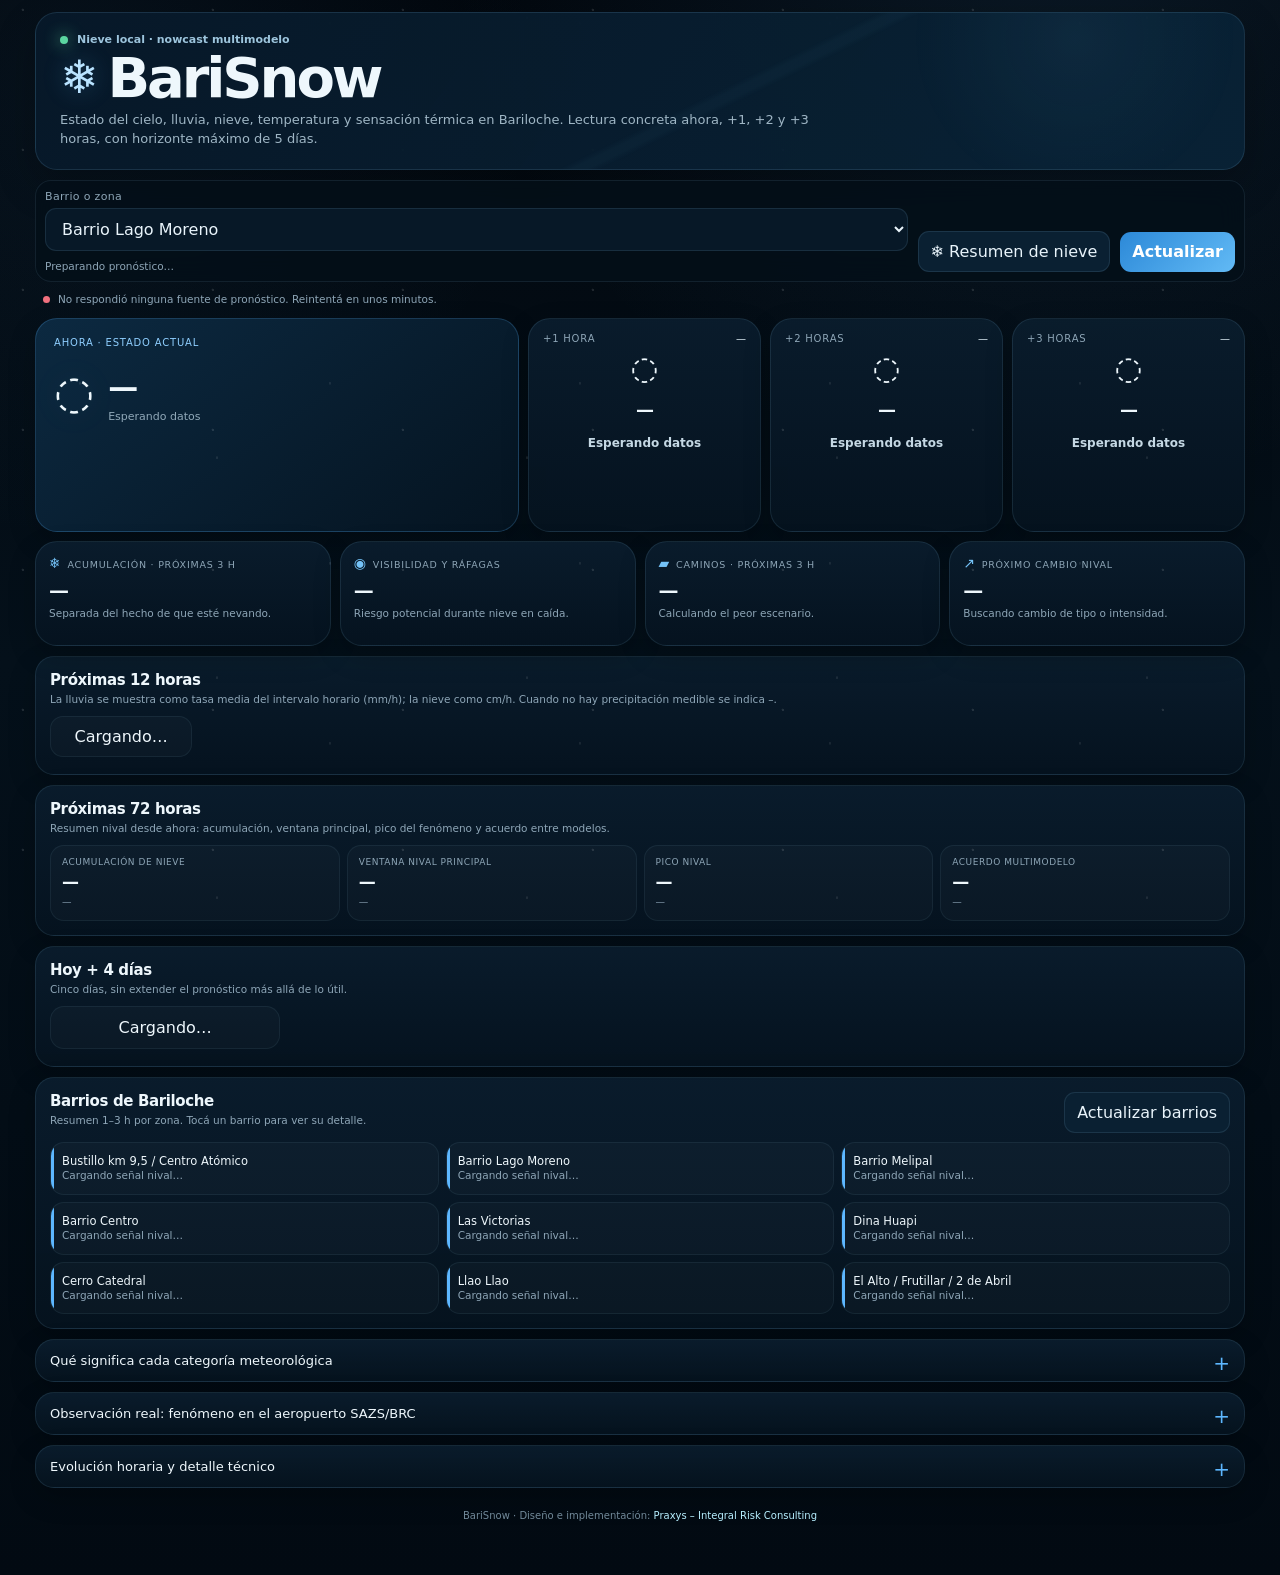
<file: index.html>
<!doctype html>
<html lang="es">
<head>
  <meta charset="utf-8">
  <meta name="viewport" content="width=device-width,initial-scale=1">
  <meta name="theme-color" content="#081826">
  <meta name="mobile-web-app-capable" content="yes">
  <meta name="apple-mobile-web-app-capable" content="yes">
  <meta name="apple-mobile-web-app-status-bar-style" content="black-translucent">
  <title>BariSnow · Bariloche</title>
  <link rel="manifest" href="manifest.webmanifest">
  <link rel="icon" href="icons/barisnow-192.png" sizes="192x192" type="image/png">
  <link rel="apple-touch-icon" href="icons/barisnow-192.png">
  <link rel="stylesheet" href="styles.css">
</head>
<body>
<div class="wrap">
    <header class="hero">
      <div class="brandline"><span class="live-dot"></span> Pronóstico local multimodelo</div>
      <h1>BariSnow</h1>
      <div class="subtitle">Lluvia, nieve y condiciones para circular en Bariloche, con foco en la próxima 1, 2 y 3 horas.</div>
    </header>

    <main>
      <section class="toolbar" aria-label="Controles principales">
        <div class="field">
          <label for="locationPreset">Barrio o zona</label>
          <select id="locationPreset">
            <option value="bustillo_95">Bustillo km 9,5 / Centro Atómico</option>
            <option value="lago_moreno" selected>Barrio Lago Moreno</option>
            <option value="melipal">Barrio Melipal</option>
            <option value="centro">Barrio Centro</option>
            <option value="las_victorias">Las Victorias</option>
            <option value="dina_huapi">Dina Huapi</option>
            <option value="cerro_catedral">Cerro Catedral</option>
            <option value="llao_llao">Llao Llao</option>
            <option value="el_alto">El Alto / Frutillar / 2 de Abril</option>
          </select>
          <div id="updatedAt" class="updated">Preparando pronóstico…</div>
        </div>
        <button id="quickBtn" class="soft" type="button">☕ Lectura simple</button>
        <button id="refreshBtn" class="primary" type="button">Actualizar</button>
      </section>

      <div class="statusline"><span id="statusDot" class="status-dot"></span><span id="statusText">Cargando modelos…</span></div>

      <section class="glance" aria-label="Resumen principal">
        <article class="glance-card main">
          <div class="eyebrow">Ahora</div>
          <div class="weather-line"><div id="nowIcon" class="weather-icon">◌</div><div><div id="nowTemp" class="big">—</div><div id="nowPhase" class="sub">Esperando datos</div></div></div>
          <div id="nowMeta" class="chiprow"></div>
        </article>
        <div class="short-grid" aria-label="Pronóstico de una a tres horas">
          <article class="horizon-card">
            <div class="horizon-head"><div class="eyebrow">+1 hora</div><div id="plus1Clock" class="clock">—</div></div>
            <div class="horizon-weather"><div id="plus1Icon" class="horizon-icon">◌</div><div id="plus1Temp" class="horizon-temp">—</div></div>
            <div id="plus1Main" class="horizon-main">Esperando datos</div>
            <div id="plus1Chips" class="chiprow"></div>
          </article>
          <article class="horizon-card">
            <div class="horizon-head"><div class="eyebrow">+2 horas</div><div id="plus2Clock" class="clock">—</div></div>
            <div class="horizon-weather"><div id="plus2Icon" class="horizon-icon">◌</div><div id="plus2Temp" class="horizon-temp">—</div></div>
            <div id="plus2Main" class="horizon-main">Esperando datos</div>
            <div id="plus2Chips" class="chiprow"></div>
          </article>
          <article class="horizon-card">
            <div class="horizon-head"><div class="eyebrow">+3 horas</div><div id="plus3Clock" class="clock">—</div></div>
            <div class="horizon-weather"><div id="plus3Icon" class="horizon-icon">◌</div><div id="plus3Temp" class="horizon-temp">—</div></div>
            <div id="plus3Main" class="horizon-main">Esperando datos</div>
            <div id="plus3Chips" class="chiprow"></div>
          </article>
        </div>
      </section>

      <section class="decision-grid" aria-label="Decisiones de corto plazo">
        <article class="decision-card">
          <div class="eyebrow">Caminos · próximas 3 horas</div>
          <div id="roadMain" class="big compact">—</div>
          <div id="roadText" class="sub">Calculando el peor escenario entre +1, +2 y +3 h.</div>
        </article>
        <article class="decision-card">
          <div class="eyebrow">Próximo cambio</div>
          <div id="changeMain" class="big compact">—</div>
          <div id="changeText" class="sub">Buscando el primer cambio real de estado.</div>
        </article>
      </section>

      <section class="panel">
        <div class="panel-head"><div><h2>Próximas 12 horas</h2><div class="note">+1, +2 y +3 h con detalle horario; después, puntos de tendencia hasta +12 h.</div></div></div>
        <div id="hourStrip" class="hour-strip"><div class="hour-card">Cargando…</div></div>
      </section>

      <section class="panel">
        <div class="panel-head"><div><h2>Próximas 72 horas</h2><div class="note">Acumulados desde ahora y momento de mayor actividad.</div></div></div>
        <div class="event-bar">
          <div class="metric"><span>Lluvia</span><strong id="rain72">—</strong><small id="rain72Text">—</small></div>
          <div class="metric"><span>Nieve posible</span><strong id="snow72">—</strong><small id="snow72Text">—</small></div>
          <div class="metric"><span>Momento más activo</span><strong id="peak72">—</strong><small id="peak72Text">—</small></div>
          <div class="metric"><span id="confidenceLabel">Confianza multimodelo</span><strong id="confidence">—</strong><small id="confidenceText">—</small></div>
        </div>
      </section>

      <section class="panel">
        <div class="panel-head"><div><h2>Hoy + 4 días</h2><div class="note">Pronóstico limitado a cinco días.</div></div></div>
        <div id="dailyGrid" class="daily-grid"><div class="day-card">Cargando…</div></div>
      </section>

      <section class="panel">
        <div class="panel-head"><div><h2>Barrios de Bariloche</h2><div class="note">Comparación +1 / +2 / +3 h con Best Match. Tocá una zona para recalcularla en multimodelo.</div></div><button id="refreshPlaces" class="soft" type="button">Actualizar barrios</button></div>
        <div id="placesGrid" class="places-grid"><div class="place-card">Cargando…</div></div>
      </section>

      <details class="panel" id="obsPanel">
        <summary>Observación real del aeropuerto SAZS/BRC</summary>
        <div class="details-body">
          <div id="obsStatus" class="note" style="margin-bottom:10px">Buscando METAR…</div>
          <div class="obs-line">
            <div class="obs-box"><span>Temperatura</span><strong id="obsTemp">—</strong></div>
            <div class="obs-box"><span>Humedad</span><strong id="obsRH">—</strong></div>
            <div class="obs-box"><span>Viento</span><strong id="obsWind">—</strong></div>
            <div class="obs-box"><span>Fenómeno</span><strong id="obsPhenomena">—</strong></div>
            <div class="obs-box"><span>Antigüedad</span><strong id="obsAge">—</strong></div>
          </div>
          <div id="obsRaw" class="debug" style="margin-top:10px">METAR: —</div>
          <button id="retryObs" class="soft" type="button" style="margin-top:10px">Reintentar observación</button>
        </div>
      </details>

      <details class="panel">
        <summary>Evolución horaria y detalle técnico</summary>
        <div class="details-body">
          <canvas id="chart"></canvas>
          <div class="tech-grid" style="margin-top:12px">
            <div class="field"><label>Fuentes</label><select id="sourceMode"><option value="ensemble" selected>Multimodelo</option><option value="best_match">Best Match</option><option value="ecmwf">ECMWF IFS</option><option value="gfs">NOAA GFS</option><option value="gem">CMC GEM</option></select></div>
            <div class="field"><label>Factor orográfico</label><input id="oro" type="number" step="0.05" value="0.42"></div>
            <div class="field"><label>Ajuste térmico °C</label><input id="coldBias" type="number" step="0.1" value="0"></div>
          </div>
          <div id="technicalStatus" class="debug" style="margin-bottom:10px">Esperando corrida.</div>
          <div class="tablebox"><table><thead><tr><th>Hora</th><th>T</th><th>Sens.</th><th>Precip.</th><th>Prob. nieve</th><th>Nieve</th><th>Fase</th><th>Conf.</th></tr></thead><tbody id="rows"></tbody></table></div>
        </div>
      </details>
    </main>

    <footer>BariSnow · Diseño e implementación: <a href="https://www.praxys-consulting.com/" target="_blank" rel="noopener noreferrer">Praxys – Integral Risk Consulting</a></footer>
  </div>

  <div id="quickModal" class="modal" aria-hidden="true">
    <div class="modal-card" role="dialog" aria-modal="true" aria-labelledby="quickTitle">
      <button id="quickClose" class="modal-close" type="button" aria-label="Cerrar">×</button>
      <h2 id="quickTitle">☕ Lectura simple</h2>
      <div id="quickText" class="quick-text">Esperando pronóstico.</div>
    </div>
  </div>
  <script src="core.js"></script>
  <script src="precipitation-model.js"></script>
  <script src="ui.js"></script>
  <script src="snow-communication.js"></script>
  <script src="certainty-communication.js"></script>
  <script src="visual-refresh.js"></script>
  <script src="current-sky-priority.js"></script>
  <script src="precipitation-communication.js"></script>
  <script src="rain-interval-display.js"></script>
  <script src="web-daynight-fix.js"></script>
  <script src="pwa.js"></script>
</body>
</html>
</file>
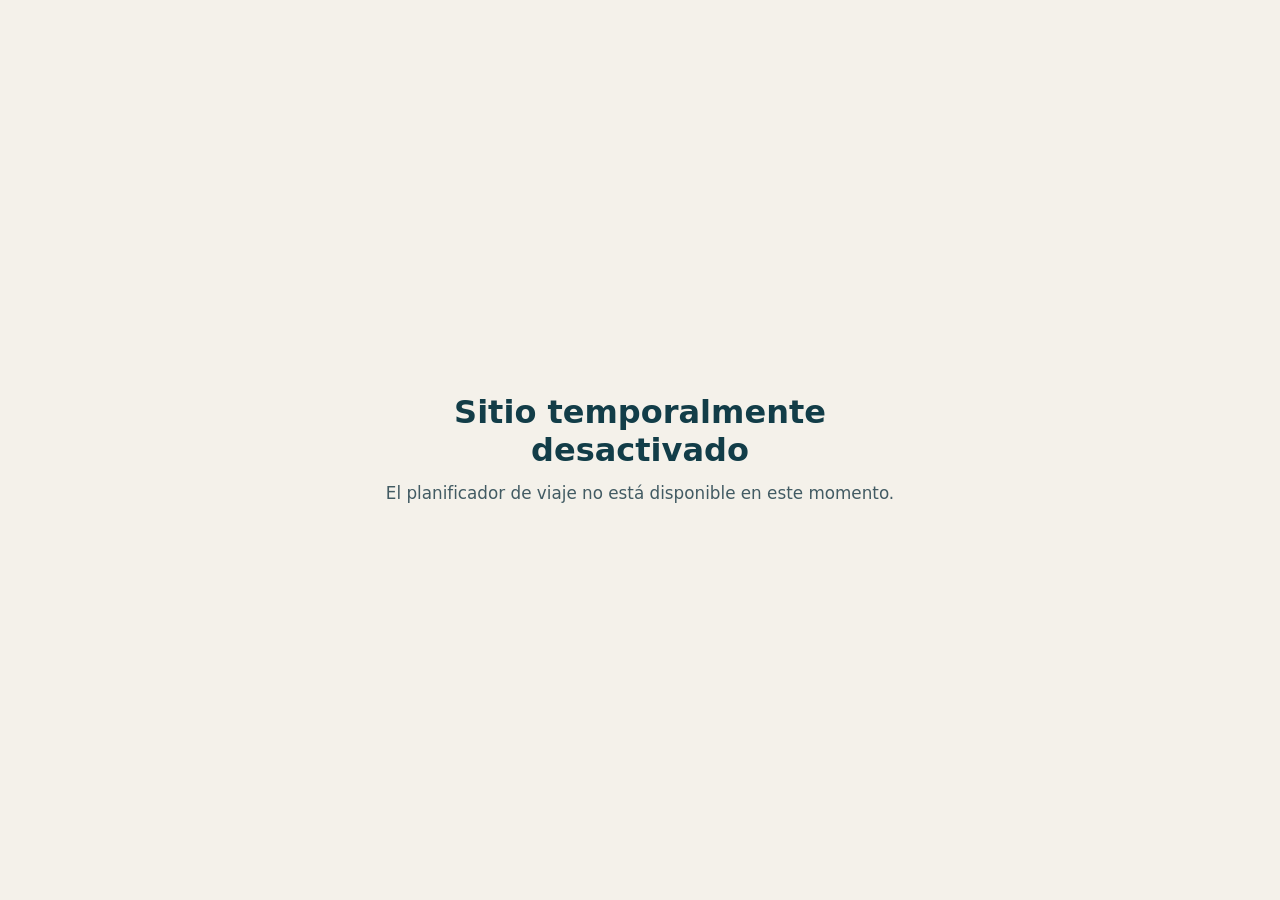
<file: viaje-bahia-blanca/index.html>
<!doctype html>
<html lang="es">
<head>
  <meta charset="utf-8">
  <meta name="viewport" content="width=device-width,initial-scale=1">
  <meta name="theme-color" content="#123d48">
  <meta name="robots" content="noindex,nofollow">
  <title>Sitio desactivado</title>
  <style>
    body{margin:0;min-height:100vh;display:grid;place-items:center;background:#f4f1ea;color:#123d48;font-family:system-ui,-apple-system,BlinkMacSystemFont,"Segoe UI",sans-serif}
    main{max-width:520px;padding:32px;text-align:center}
    h1{font-size:2rem;margin:0 0 12px}
    p{font-size:1.05rem;line-height:1.5;margin:0;color:#425b63}
  </style>
</head>
<body>
  <main>
    <h1>Sitio temporalmente desactivado</h1>
    <p>El planificador de viaje no está disponible en este momento.</p>
  </main>
</body>
</html>
</file>
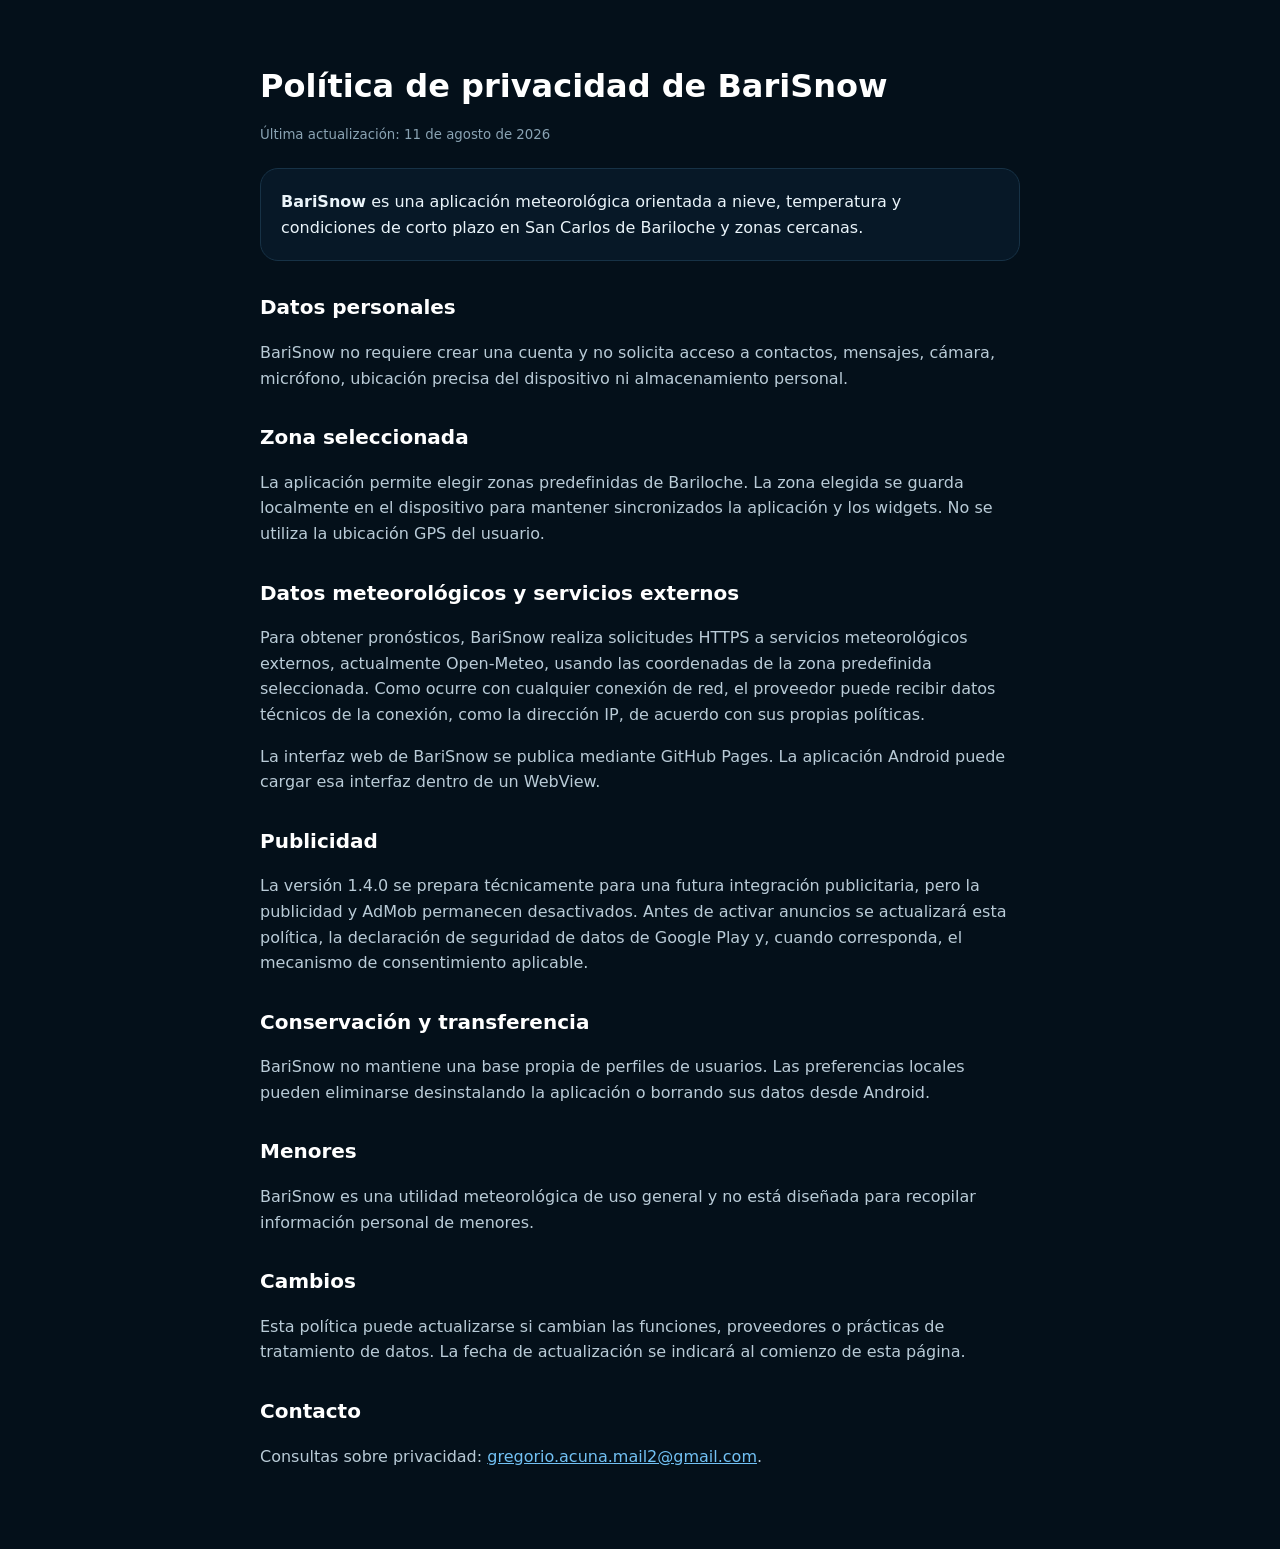
<file: privacy.html>
<!doctype html>
<html lang="es">
<head>
  <meta charset="utf-8">
  <meta name="viewport" content="width=device-width,initial-scale=1">
  <title>Política de privacidad · BariSnow</title>
  <meta name="color-scheme" content="dark">
  <style>
    body{margin:0;background:#04101a;color:#eaf4fa;font-family:system-ui,-apple-system,sans-serif;line-height:1.6}
    main{max-width:760px;margin:auto;padding:40px 20px 64px}
    h1,h2{color:#fff}h1{font-size:32px;margin-bottom:8px}h2{margin-top:30px;font-size:20px}
    p,li{color:#b9cbd7}.card{background:#071827;border:1px solid #173246;border-radius:18px;padding:20px;margin:22px 0}
    a{color:#72c1f4}small{color:#8aa3b3}
  </style>
</head>
<body><main>
  <h1>Política de privacidad de BariSnow</h1>
  <small>Última actualización: 11 de agosto de 2026</small>

  <div class="card"><strong>BariSnow</strong> es una aplicación meteorológica orientada a nieve, temperatura y condiciones de corto plazo en San Carlos de Bariloche y zonas cercanas.</div>

  <h2>Datos personales</h2>
  <p>BariSnow no requiere crear una cuenta y no solicita acceso a contactos, mensajes, cámara, micrófono, ubicación precisa del dispositivo ni almacenamiento personal.</p>

  <h2>Zona seleccionada</h2>
  <p>La aplicación permite elegir zonas predefinidas de Bariloche. La zona elegida se guarda localmente en el dispositivo para mantener sincronizados la aplicación y los widgets. No se utiliza la ubicación GPS del usuario.</p>

  <h2>Datos meteorológicos y servicios externos</h2>
  <p>Para obtener pronósticos, BariSnow realiza solicitudes HTTPS a servicios meteorológicos externos, actualmente Open-Meteo, usando las coordenadas de la zona predefinida seleccionada. Como ocurre con cualquier conexión de red, el proveedor puede recibir datos técnicos de la conexión, como la dirección IP, de acuerdo con sus propias políticas.</p>
  <p>La interfaz web de BariSnow se publica mediante GitHub Pages. La aplicación Android puede cargar esa interfaz dentro de un WebView.</p>

  <h2>Publicidad</h2>
  <p>La versión 1.4.0 se prepara técnicamente para una futura integración publicitaria, pero la publicidad y AdMob permanecen desactivados. Antes de activar anuncios se actualizará esta política, la declaración de seguridad de datos de Google Play y, cuando corresponda, el mecanismo de consentimiento aplicable.</p>

  <h2>Conservación y transferencia</h2>
  <p>BariSnow no mantiene una base propia de perfiles de usuarios. Las preferencias locales pueden eliminarse desinstalando la aplicación o borrando sus datos desde Android.</p>

  <h2>Menores</h2>
  <p>BariSnow es una utilidad meteorológica de uso general y no está diseñada para recopilar información personal de menores.</p>

  <h2>Cambios</h2>
  <p>Esta política puede actualizarse si cambian las funciones, proveedores o prácticas de tratamiento de datos. La fecha de actualización se indicará al comienzo de esta página.</p>

  <h2>Contacto</h2>
  <p>Consultas sobre privacidad: <a href="mailto:gregorio.acuna.mail2@gmail.com">gregorio.acuna.mail2@gmail.com</a>.</p>
</main></body></html>
</file>
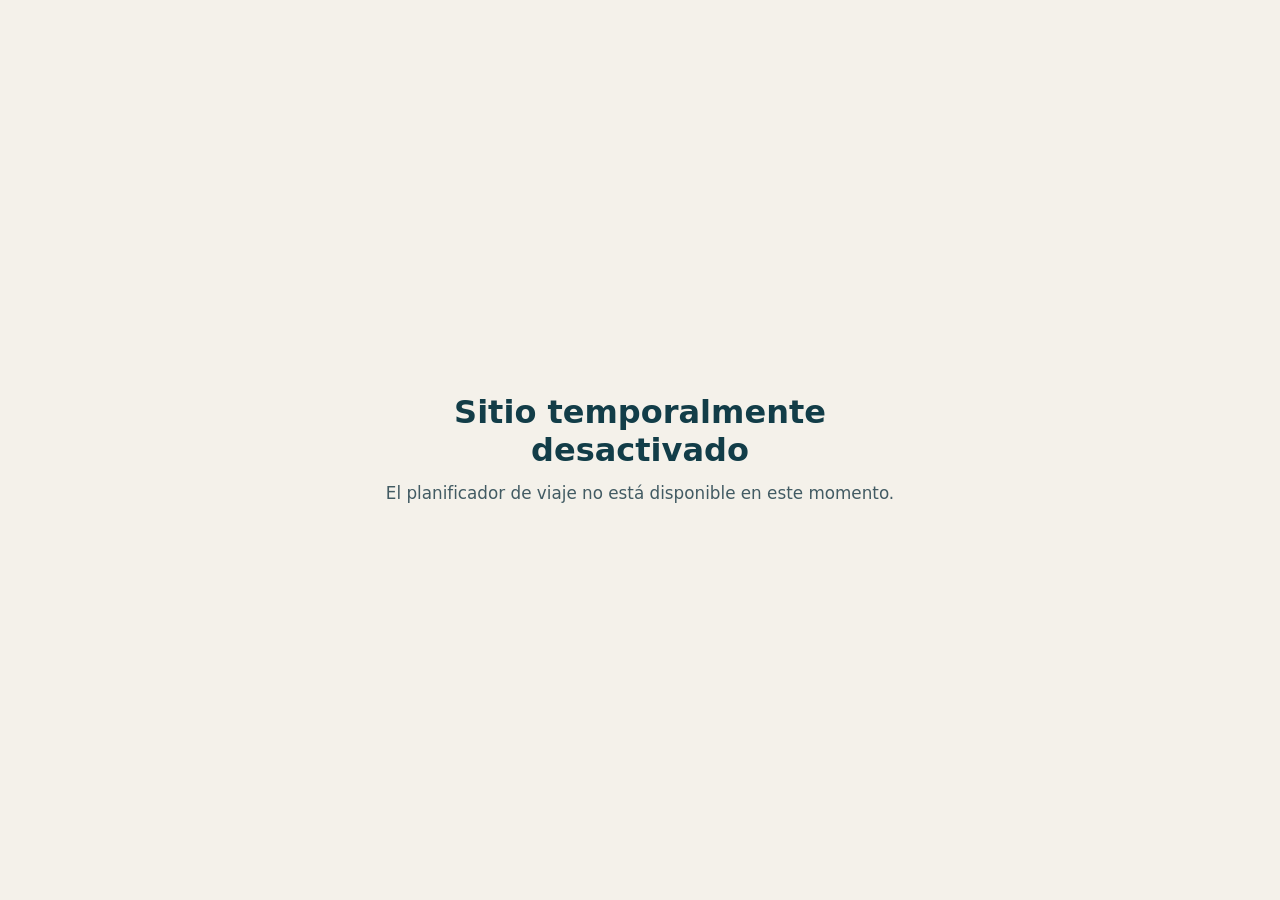
<file: viaje-bahia-blanca/roadtrip.html>
<!doctype html>
<html lang="es">
<head>
  <meta charset="utf-8">
  <meta name="viewport" content="width=device-width, initial-scale=1">
  <meta name="theme-color" content="#123d48">
  <meta name="robots" content="noindex,nofollow">
  <title>Sitio desactivado</title>
  <style>
    body{margin:0;min-height:100vh;display:grid;place-items:center;background:#f4f1ea;color:#123d48;font-family:system-ui,-apple-system,BlinkMacSystemFont,"Segoe UI",sans-serif}
    main{max-width:520px;padding:32px;text-align:center}
    h1{font-size:2rem;margin:0 0 12px}
    p{font-size:1.05rem;line-height:1.5;margin:0;color:#425b63}
  </style>
</head>
<body>
  <main>
    <h1>Sitio temporalmente desactivado</h1>
    <p>El planificador de viaje no está disponible en este momento.</p>
  </main>
</body>
</html>
</file>
<file: styles.css>
:root{
      --bg:#07131f;
      --panel:#0d2030;
      --panel2:#10283b;
      --line:rgba(255,255,255,.10);
      --txt:#f4fbff;
      --mut:#a9bcc9;
      --blue:#78dfff;
      --green:#72e8a8;
      --yellow:#ffd267;
      --orange:#ffad52;
      --red:#ff7885;
      --shadow:0 18px 50px rgba(0,0,0,.28);
    }
    *{box-sizing:border-box}
    html{scroll-behavior:smooth}
    body{
      margin:0;
      color:var(--txt);
      font-family:Inter,ui-sans-serif,system-ui,-apple-system,BlinkMacSystemFont,"Segoe UI",sans-serif;
      background:
        radial-gradient(circle at 18% -10%,rgba(120,223,255,.16),transparent 30%),
        linear-gradient(180deg,#06111c,#091a29 56%,#07131f);
      min-height:100vh;
    }
    button,select,input{font:inherit}
    button{cursor:pointer}
    a{color:#b7efff;text-decoration:none}
    .wrap{width:min(1120px,calc(100% - 28px));margin:auto;padding:18px 0 42px}
    .hero{
      position:relative;
      min-height:164px;
      overflow:hidden;
      border:1px solid var(--line);
      border-radius:28px;
      background:linear-gradient(120deg,#0a2337,#133b56);
      box-shadow:var(--shadow);
      padding:28px;
      display:flex;
      flex-direction:column;
      justify-content:flex-end;
    }
    .hero::before{
      content:"";
      position:absolute;inset:0;
      background:
        radial-gradient(circle at 76% 18%,rgba(255,255,255,.22),transparent 11%),
        linear-gradient(160deg,transparent 48%,rgba(255,255,255,.08) 49% 50%,transparent 51%),
        linear-gradient(20deg,transparent 57%,rgba(120,223,255,.10) 58% 60%,transparent 61%);
      pointer-events:none;
    }
    .hero > *{position:relative}
    .brandline{display:flex;align-items:center;gap:9px;color:#dff7ff;font-size:13px;margin-bottom:8px}
    .live-dot{width:8px;height:8px;border-radius:50%;background:var(--green);box-shadow:0 0 16px var(--green)}
    h1{margin:0;font-size:clamp(40px,7vw,72px);line-height:.95;letter-spacing:-.06em;font-weight:760}
    .subtitle{margin-top:10px;color:#d4e8f4;font-size:14px;max-width:700px;line-height:1.45}

    .toolbar{
      position:sticky;top:8px;z-index:20;
      display:grid;grid-template-columns:minmax(220px,1fr) auto auto;gap:10px;align-items:end;
      margin:14px 0;
      padding:12px;
      border:1px solid var(--line);
      border-radius:20px;
      background:rgba(8,24,37,.92);
      backdrop-filter:blur(14px);
      box-shadow:0 10px 30px rgba(0,0,0,.18);
    }
    .field{display:flex;flex-direction:column;gap:5px}
    label{font-size:11px;color:var(--mut);letter-spacing:.03em}
    select,input,button{
      min-height:44px;border-radius:13px;border:1px solid var(--line);
      background:#0b1d2c;color:var(--txt);padding:10px 12px;outline:none;
    }
    button.primary{border:0;background:linear-gradient(135deg,#86e6ff,#cff7ff);color:#052030;font-weight:700}
    button.soft{background:#10283a;color:#eaf8ff}
    button:hover{filter:brightness(1.07)}
    .updated{font-size:11px;color:var(--mut);margin-top:4px}

    .statusline{
      display:flex;align-items:center;gap:8px;
      min-height:34px;margin:0 0 10px;padding:7px 10px;
      color:var(--mut);font-size:12px;
    }
    .status-dot{width:7px;height:7px;border-radius:50%;background:var(--yellow)}
    .status-dot.ok{background:var(--green)}
    .status-dot.error{background:var(--red)}

    .glance{
      display:grid;grid-template-columns:minmax(220px,.88fr) minmax(0,2.12fr);gap:10px;margin-bottom:10px;
    }
    .glance-card,.horizon-card,.decision-card{
      min-height:154px;padding:17px;border:1px solid var(--line);border-radius:22px;
      background:linear-gradient(180deg,rgba(255,255,255,.055),rgba(255,255,255,.025));
      box-shadow:0 12px 30px rgba(0,0,0,.16);
    }
    .glance-card.main{background:linear-gradient(160deg,rgba(120,223,255,.13),rgba(255,255,255,.03))}
    .short-grid{display:grid;grid-template-columns:repeat(3,1fr);gap:10px}
    .horizon-card{min-height:154px;padding:15px}
    .horizon-head{display:flex;align-items:center;justify-content:space-between;gap:8px}
    .clock{font-size:11px;color:#dcebf3}
    .horizon-weather{display:flex;align-items:center;gap:8px;margin-top:10px}
    .horizon-icon{font-size:28px;line-height:1}
    .horizon-temp{font-size:25px;letter-spacing:-.045em;font-weight:720}
    .horizon-main{margin-top:8px;font-size:13px;line-height:1.3;font-weight:650}
    .decision-grid{display:grid;grid-template-columns:1fr 1fr;gap:10px;margin-bottom:14px}
    .decision-card{min-height:112px;padding:15px}
    .eyebrow{font-size:11px;color:var(--mut);text-transform:uppercase;letter-spacing:.08em}
    .big{font-size:30px;line-height:1.06;margin:11px 0 6px;letter-spacing:-.045em;font-weight:720}
    .big.compact{font-size:22px}
    .sub{font-size:12.5px;line-height:1.4;color:var(--mut)}
    .weather-line{display:flex;align-items:center;gap:9px;margin-top:11px}
    .weather-icon{font-size:32px;line-height:1}
    .chiprow{display:flex;flex-wrap:wrap;gap:6px;margin-top:9px}
    .chip{display:inline-flex;align-items:center;gap:5px;padding:5px 8px;border-radius:999px;border:1px solid var(--line);font-size:11px;background:rgba(255,255,255,.05)}
    .green{color:var(--green)} .yellow{color:var(--yellow)} .orange{color:var(--orange)} .red{color:var(--red)} .blue{color:var(--blue)}

    .panel{
      margin-bottom:14px;padding:17px;border:1px solid var(--line);border-radius:24px;
      background:linear-gradient(180deg,rgba(255,255,255,.045),rgba(255,255,255,.022));
    }
    .panel-head{display:flex;align-items:flex-start;justify-content:space-between;gap:14px;margin-bottom:12px}
    h2{margin:0;font-size:18px;letter-spacing:-.025em;font-weight:680}
    h3{margin:0;font-size:14px;font-weight:650}
    .note{margin-top:5px;color:var(--mut);font-size:12.5px;line-height:1.45}

    .hour-strip{display:grid;grid-template-columns:repeat(8,minmax(104px,1fr));gap:8px;overflow-x:auto;padding-bottom:3px}
    .hour-card{padding:12px 9px;border-radius:17px;border:1px solid var(--line);background:rgba(255,255,255,.035);text-align:center}
    .hour-card .time{font-size:12px;color:#dcebf3}
    .hour-card .ico{font-size:25px;margin:8px 0 5px}
    .hour-card .temp{font-size:18px;letter-spacing:-.03em}
    .hour-card .micro{font-size:10.5px;color:var(--mut);margin-top:5px;line-height:1.35}

    .event-bar{display:grid;grid-template-columns:repeat(4,1fr);gap:8px}
    .metric{padding:12px;border-radius:17px;background:rgba(255,255,255,.035);border:1px solid var(--line)}
    .metric span{display:block;color:var(--mut);font-size:10.5px;text-transform:uppercase;letter-spacing:.06em}
    .metric strong{display:block;margin-top:6px;font-size:18px;letter-spacing:-.035em;font-weight:680}
    .metric small{display:block;margin-top:4px;color:var(--mut);font-size:11px;line-height:1.35}

    .daily-grid{display:grid;grid-template-columns:repeat(9,minmax(108px,1fr));gap:8px;overflow-x:auto;padding-bottom:3px}
    .day-card{min-width:108px;padding:12px;border-radius:17px;border:1px solid var(--line);background:rgba(255,255,255,.035)}
    .day-name{font-size:11px;color:var(--mut)}
    .day-date{font-size:15px;margin-top:2px}
    .day-icon{font-size:25px;margin:10px 0 7px}
    .day-temp{font-size:16px}
    .day-meta{font-size:10.5px;color:var(--mut);line-height:1.45;margin-top:7px}

    .places-grid{display:grid;grid-template-columns:repeat(4,1fr);gap:8px}
    .place-card{position:relative;padding:13px;border-radius:17px;border:1px solid var(--line);background:rgba(255,255,255,.035);cursor:pointer;overflow:hidden}
    .place-card::before{content:"";position:absolute;left:0;top:0;bottom:0;width:4px;background:var(--blue)}
    .place-card.green::before{background:var(--green)} .place-card.yellow::before{background:var(--yellow)} .place-card.orange::before{background:var(--orange)} .place-card.red::before{background:var(--red)}
    .place-card .place-name{font-size:13px}
    .place-card .place-main{margin:8px 0 5px;font-size:14px;line-height:1.3}
    .place-card .place-meta{font-size:10.5px;color:var(--mut);line-height:1.4}
    .place-hours{display:grid;grid-template-columns:repeat(3,1fr);gap:5px;margin-top:9px}
    .place-hour{padding:7px 5px;border-radius:11px;border:1px solid rgba(255,255,255,.07);background:rgba(255,255,255,.025);text-align:center}
    .place-hour span{display:block;font-size:9.5px;color:var(--mut)}
    .place-hour strong{display:block;margin-top:3px;font-size:11.5px;font-weight:650}
    .place-hour small{display:block;margin-top:2px;font-size:9px;color:var(--mut);line-height:1.25}

    details.panel{padding:0;overflow:hidden}
    details summary{list-style:none;cursor:pointer;padding:16px 17px;font-size:16px}
    details summary::-webkit-details-marker{display:none}
    details summary::after{content:"+";float:right;color:var(--blue);font-size:20px;line-height:1}
    details[open] summary::after{content:"–"}
    .details-body{padding:0 17px 17px}
    .obs-line{display:grid;grid-template-columns:repeat(5,1fr);gap:8px}
    .obs-box{padding:10px;border-radius:15px;border:1px solid var(--line);background:rgba(255,255,255,.03)}
    .obs-box span{display:block;color:var(--mut);font-size:10px}
    .obs-box strong{display:block;margin-top:5px;font-size:15px;font-weight:650}
    canvas{display:block;width:100%;height:330px;border:1px solid var(--line);border-radius:18px;background:#07131f}
    .tech-grid{display:grid;grid-template-columns:repeat(3,1fr);gap:8px;margin-bottom:12px}
    .tablebox{max-height:420px;overflow:auto;border:1px solid var(--line);border-radius:16px}
    table{width:100%;border-collapse:collapse;font-size:11px}
    th,td{padding:8px;border-bottom:1px solid rgba(255,255,255,.07);white-space:nowrap;text-align:left}
    th{position:sticky;top:0;background:#0c2233;color:#c6d9e5}
    .debug{padding:10px;border:1px solid var(--line);border-radius:14px;background:rgba(0,0,0,.14);color:var(--mut);font-size:11.5px;line-height:1.5}

    .modal{position:fixed;inset:0;z-index:100;display:none;place-items:center;padding:16px;background:rgba(0,0,0,.68);backdrop-filter:blur(10px)}
    .modal.show{display:grid}
    .modal-card{position:relative;width:min(650px,100%);max-height:84vh;overflow:auto;padding:22px;border-radius:24px;border:1px solid rgba(120,223,255,.24);background:#0b2132;box-shadow:0 30px 80px rgba(0,0,0,.48)}
    .modal-card h2{margin-bottom:14px}
    .modal-close{position:absolute;right:12px;top:12px;width:38px;height:38px;min-height:38px;padding:0;border-radius:50%;background:rgba(255,255,255,.06);font-size:22px}
    .quick-text{font-size:15px;line-height:1.65;color:#e9f8ff}
    .quick-text p{margin:0 0 13px}

    footer{padding:12px 4px;color:var(--mut);font-size:11.5px;text-align:center}

    @media (max-width:900px){
      .glance{grid-template-columns:1fr}
      .short-grid{grid-template-columns:repeat(3,1fr)}
      .decision-grid{grid-template-columns:1fr 1fr}
      .places-grid{grid-template-columns:1fr 1fr}
      .event-bar{grid-template-columns:1fr 1fr}
      .obs-line{grid-template-columns:1fr 1fr}
    }
    @media (max-width:620px){
      .wrap{width:min(100% - 16px,1120px);padding-top:8px}
      .hero{min-height:138px;border-radius:22px;padding:20px}
      h1{font-size:44px}
      .toolbar{position:relative;top:auto;grid-template-columns:1fr 1fr;border-radius:18px}
      .toolbar .field{grid-column:1/-1}
      .glance{grid-template-columns:1fr;gap:8px}
      .short-grid{grid-template-columns:repeat(3,minmax(190px,1fr));gap:8px;overflow-x:auto;padding-bottom:3px}
      .decision-grid{grid-template-columns:1fr;gap:8px}
      .glance-card,.horizon-card,.decision-card{min-height:auto;padding:15px}
      .big{font-size:27px}
      .panel{padding:14px;border-radius:20px}
      .places-grid{grid-template-columns:1fr}
      .event-bar{grid-template-columns:1fr 1fr}
      .tech-grid{grid-template-columns:1fr}
      canvas{height:285px}
    }
</file>
